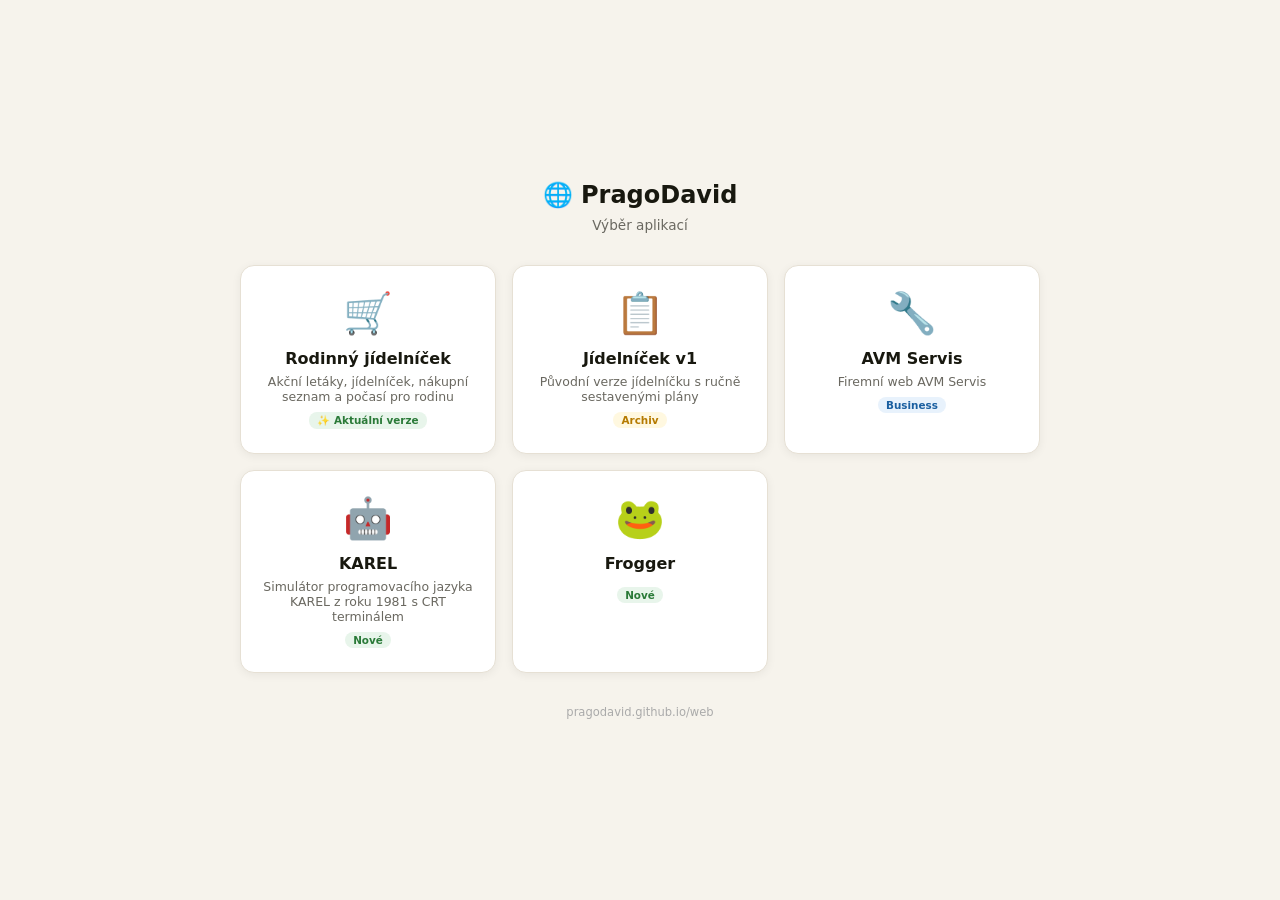
<file: index.html>
<!DOCTYPE html>
<html lang="cs">
<head>
<meta charset="UTF-8">
<meta name="viewport" content="width=device-width, initial-scale=1.0">
<title>PragoDavid – weby</title>
<style>
*{box-sizing:border-box;margin:0;padding:0}
body{font-family:system-ui,-apple-system,sans-serif;background:#f6f3ec;color:#18180f;min-height:100vh;display:flex;flex-direction:column;align-items:center;justify-content:center;padding:2rem 1rem}
h1{font-size:1.5rem;font-weight:700;margin-bottom:.5rem;text-align:center}
p{font-size:.85rem;color:#6a6860;margin-bottom:2rem;text-align:center}
.grid{display:grid;grid-template-columns:repeat(auto-fit,minmax(220px,1fr));gap:1rem;width:100%;max-width:800px}
.card{background:#fff;border:1px solid #e6e0d4;border-radius:14px;padding:1.5rem 1.25rem;text-align:center;text-decoration:none;color:#18180f;transition:all .2s;box-shadow:0 2px 10px rgba(0,0,0,.06)}
.card:hover{transform:translateY(-3px);box-shadow:0 6px 20px rgba(0,0,0,.1)}
.card .icon{font-size:2.5rem;margin-bottom:.75rem}
.card h2{font-size:1rem;font-weight:600;margin-bottom:.35rem}
.card p{font-size:.78rem;color:#6a6860;margin:0}
.tag{display:inline-block;font-size:.65rem;font-weight:700;padding:2px 8px;border-radius:8px;margin-top:.5rem}
.tag-new{background:#e8f5eb;color:#2a7a38}
.tag-old{background:#fff8e0;color:#b57a00}
.tag-biz{background:#e8f2fc;color:#1a5fa0}
footer{margin-top:2rem;font-size:.72rem;color:#aaa}
</style>
</head>
<body>
<h1>🌐 PragoDavid</h1>
<p>Výběr aplikací</p>

<div class="grid">
  <a class="card" href="jidelnicekv2/">
    <div class="icon">🛒</div>
    <h2>Rodinný jídelníček</h2>
    <p>Akční letáky, jídelníček, nákupní seznam a počasí pro rodinu</p>
    <span class="tag tag-new">✨ Aktuální verze</span>
  </a>

  <a class="card" href="jidelnicekv1/">
    <div class="icon">📋</div>
    <h2>Jídelníček v1</h2>
    <p>Původní verze jídelníčku s ručně sestavenými plány</p>
    <span class="tag tag-old">Archiv</span>
  </a>

  <a class="card" href="avmservis/">
    <div class="icon">🔧</div>
    <h2>AVM Servis</h2>
    <p>Firemní web AVM Servis</p>
    <span class="tag tag-biz">Business</span>
  </a>
  <a class="card" href="KAREL/">
    <div class="icon">🤖</div>
    <h2>KAREL</h2>
    <p>Simulátor programovacího jazyka KAREL z roku 1981 s CRT terminálem</p>
    <span class="tag tag-new">Nové</span>
  </a>
  <a class="card" href="frogger/">
    <div class="icon">🐸</div>
    <h2>Frogger</h2>
    <span class="tag tag-new">Nové</span>
  </a>
</div>

<footer>pragodavid.github.io/web</footer>
</body>
</html>
</file>
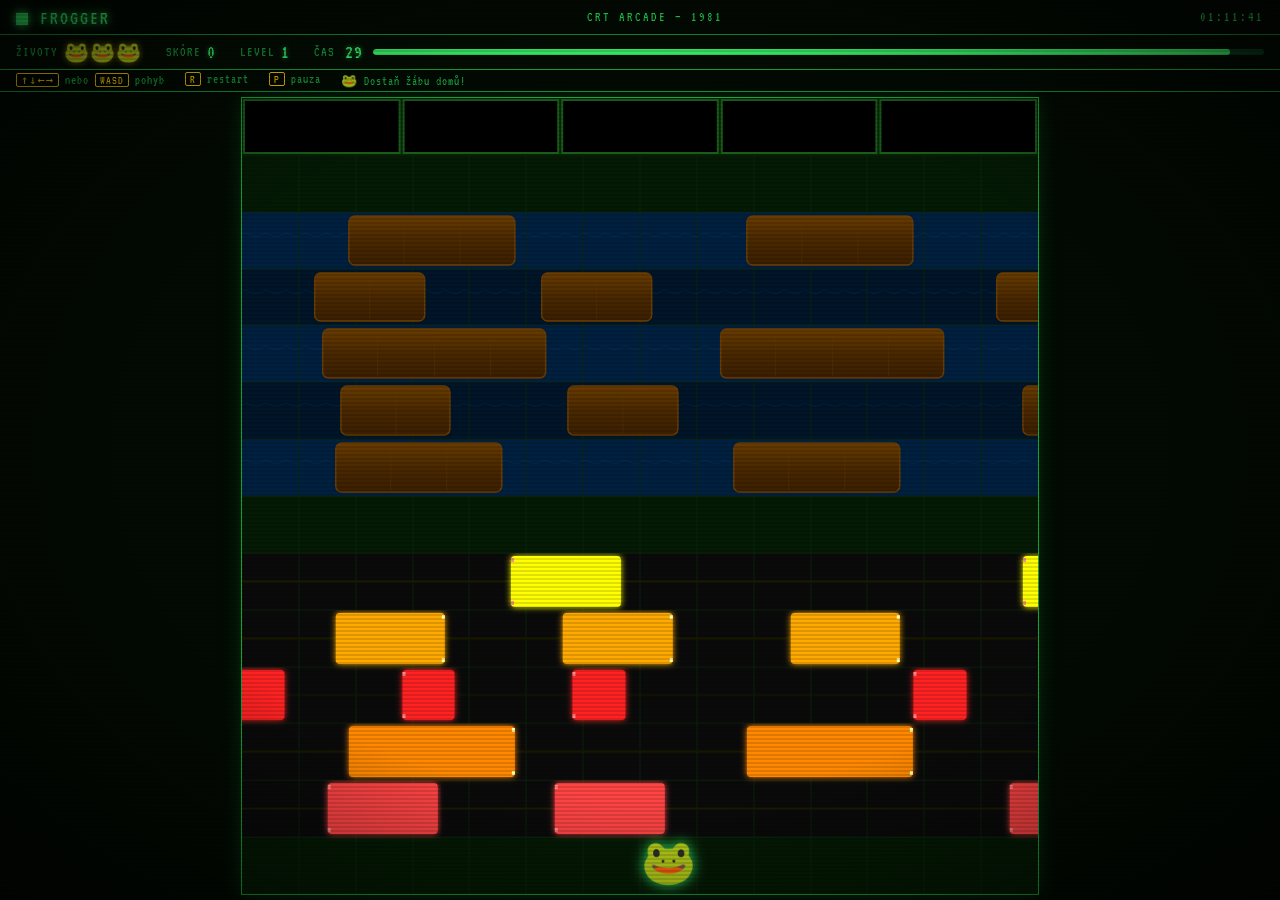
<file: frogger/index.html>
<!DOCTYPE html>
<html lang="cs">
<head>
  <meta charset="UTF-8" />
  <meta name="viewport" content="width=device-width, initial-scale=1.0" />
  <title>FROGGER – CRT Arcade</title>
  <link rel="stylesheet" href="style.css" />
</head>
<body>

<div id="crt-screen">

  <!-- Title bar -->
  <div id="title-bar">
    <span class="title-left">&#9632; FROGGER</span>
    <span>CRT ARCADE &mdash; 1981</span>
    <span id="clock"></span>
  </div>

  <!-- HUD -->
  <div id="hud">
    <div class="hud-item">
      <span class="hud-label">ŽIVOTY</span>
      <span id="hud-lives">🐸🐸🐸</span>
    </div>
    <div class="hud-item">
      <span class="hud-label">SKÓRE</span>
      <span class="hud-value" id="hud-score">0</span>
    </div>
    <div class="hud-item">
      <span class="hud-label">LEVEL</span>
      <span class="hud-value" id="hud-level">1</span>
    </div>
    <div class="hud-item" style="flex:1;gap:10px;">
      <span class="hud-label">ČAS</span>
      <span class="hud-value" id="hud-time">30</span>
      <div id="time-bar-wrap"><div id="time-bar"></div></div>
    </div>
  </div>

  <!-- Controls -->
  <div id="controls-bar">
    <span><span class="ctrl-key">↑↓←→</span> nebo <span class="ctrl-key">WASD</span> pohyb</span>
    <span><span class="ctrl-key">R</span> restart</span>
    <span><span class="ctrl-key">P</span> pauza</span>
    <span>🐸 Dostaň žábu domů!</span>
  </div>

  <!-- Game canvas -->
  <div id="main-area">
    <canvas id="game-canvas"></canvas>
  </div>

  <!-- Restart button -->
  <button id="restart-btn" onclick="Game.restart()">[ HRÁT ZNOVU ]</button>

</div>

<script src="levels.js"></script>
<script src="renderer.js"></script>
<script src="game.js"></script>

<script>
  // ── Clock ──
  function updateClock() {
    const now = new Date();
    const hh = String(now.getHours()).padStart(2,'0');
    const mm = String(now.getMinutes()).padStart(2,'0');
    const ss = String(now.getSeconds()).padStart(2,'0');
    document.getElementById('clock').textContent = `${hh}:${mm}:${ss}`;
  }
  setInterval(updateClock, 1000);
  updateClock();

  // ── HUD update ──
  const TIME_LIMIT = 30;

  function updateHUD(state) {
    // Lives
    const livesEl = document.getElementById('hud-lives');
    livesEl.textContent = '🐸'.repeat(Math.max(0, state.lives));

    // Score
    document.getElementById('hud-score').textContent = state.score;

    // Level
    document.getElementById('hud-level').textContent = state.level;

    // Time
    const t = Math.max(0, Math.ceil(state.timeLeft));
    const timeEl = document.getElementById('hud-time');
    timeEl.textContent = t;
    timeEl.classList.toggle('low', t <= 10);

    // Time bar
    const bar = document.getElementById('time-bar');
    const pct = Math.max(0, (state.timeLeft / TIME_LIMIT) * 100);
    bar.style.width = pct + '%';
    bar.classList.toggle('low', t <= 10);

    // Restart button
    const btn = document.getElementById('restart-btn');
    btn.classList.toggle('visible', state.phase === 'gameover');
  }

  // ── Keyboard ──
  let paused = false;

  document.addEventListener('keydown', e => {
    if (e.key === 'r' || e.key === 'R') { Game.restart(); return; }
    if (e.key === 'p' || e.key === 'P') { paused = !paused; return; }
    if (paused) return;

    const map = {
      'ArrowUp':    'up',
      'ArrowDown':  'down',
      'ArrowLeft':  'left',
      'ArrowRight': 'right',
      'w': 'up', 'W': 'up',
      's': 'down', 'S': 'down',
      'a': 'left', 'A': 'left',
      'd': 'right', 'D': 'right',
    };
    if (map[e.key]) {
      e.preventDefault();
      Game.move(map[e.key]);
    }
  });

  // ── Touch / Swipe pro mobil ──
  let touchStartX = 0, touchStartY = 0;
  document.addEventListener('touchstart', e => {
    touchStartX = e.touches[0].clientX;
    touchStartY = e.touches[0].clientY;
  }, { passive: true });

  document.addEventListener('touchend', e => {
    const dx = e.changedTouches[0].clientX - touchStartX;
    const dy = e.changedTouches[0].clientY - touchStartY;
    if (Math.abs(dx) < 10 && Math.abs(dy) < 10) return;
    if (Math.abs(dx) > Math.abs(dy)) {
      Game.move(dx > 0 ? 'right' : 'left');
    } else {
      Game.move(dy > 0 ? 'down' : 'up');
    }
  }, { passive: true });

  // ── Init ──
  Renderer.init('game-canvas');

  Game.init(
    (state, rows, homesFilled) => {
      if (!paused) Renderer.render(state, rows, homesFilled);
      updateHUD(state);
    },
    (score) => { /* game over handled via state.phase */ },
    null
  );

  // Resize
  window.addEventListener('resize', () => Renderer.resize());
</script>

</body>
</html>
</file>
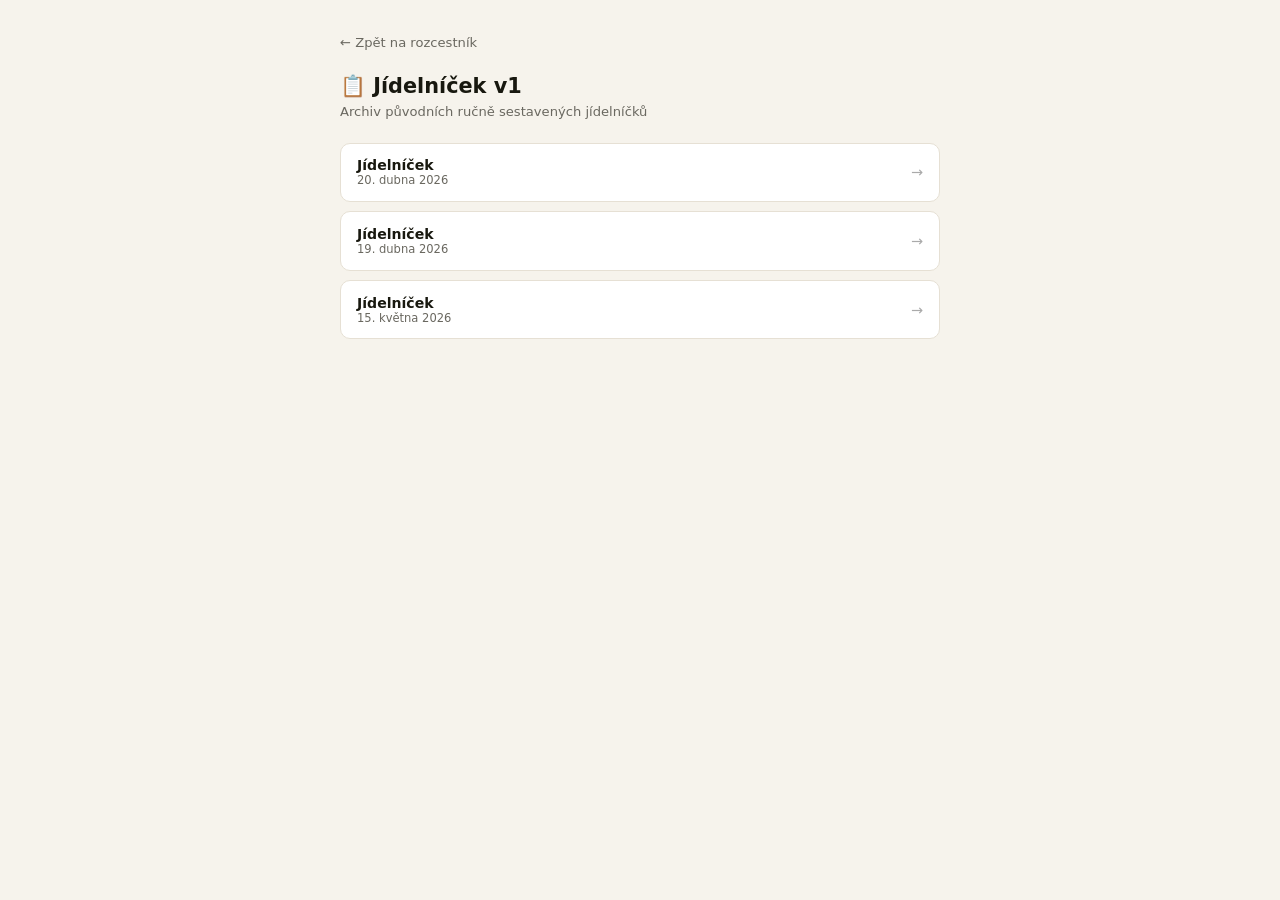
<file: jidelnicekv1/index.html>
<!DOCTYPE html>
<html lang="cs">
<head>
<meta charset="UTF-8">
<meta name="viewport" content="width=device-width, initial-scale=1.0">
<title>Jídelníček v1 – archiv</title>
<style>
*{box-sizing:border-box;margin:0;padding:0}
body{font-family:system-ui,-apple-system,sans-serif;background:#f6f3ec;color:#18180f;min-height:100vh;padding:2rem 1rem}
.wrap{max-width:600px;margin:0 auto}
.back{display:inline-flex;align-items:center;gap:.4rem;font-size:.82rem;color:#6a6860;text-decoration:none;margin-bottom:1.5rem}
.back:hover{color:#18180f}
h1{font-size:1.3rem;font-weight:700;margin-bottom:.35rem}
p{font-size:.82rem;color:#6a6860;margin-bottom:1.5rem}
.list{display:flex;flex-direction:column;gap:.6rem}
.item{background:#fff;border:1px solid #e6e0d4;border-radius:10px;padding:.85rem 1rem;text-decoration:none;color:#18180f;display:flex;align-items:center;justify-content:space-between;transition:all .15s}
.item:hover{background:#f0ece3}
.item-name{font-size:.88rem;font-weight:600}
.item-date{font-size:.72rem;color:#6a6860}
.arrow{color:#aaa;font-size:.9rem}
</style>
</head>
<body>
<div class="wrap">
  <a class="back" href="../">← Zpět na rozcestník</a>
  <h1>📋 Jídelníček v1</h1>
  <p>Archiv původních ručně sestavených jídelníčků</p>
  <div class="list">
    <a class="item" href="jidelnicek-20-04-26.html">
      <div>
        <div class="item-name">Jídelníček</div>
        <div class="item-date">20. dubna 2026</div>
      </div>
      <span class="arrow">→</span>
    </a>
    <a class="item" href="jidelnicek-19-04-26.html">
      <div>
        <div class="item-name">Jídelníček</div>
        <div class="item-date">19. dubna 2026</div>
      </div>
      <span class="arrow">→</span>
    </a>
    <a class="item" href="jidelnicek-15-05-26.html">
      <div>
        <div class="item-name">Jídelníček</div>
        <div class="item-date">15. května 2026</div>
      </div>
      <span class="arrow">→</span>
    </a>
  </div>
</div>
</body>
</html>
</file>
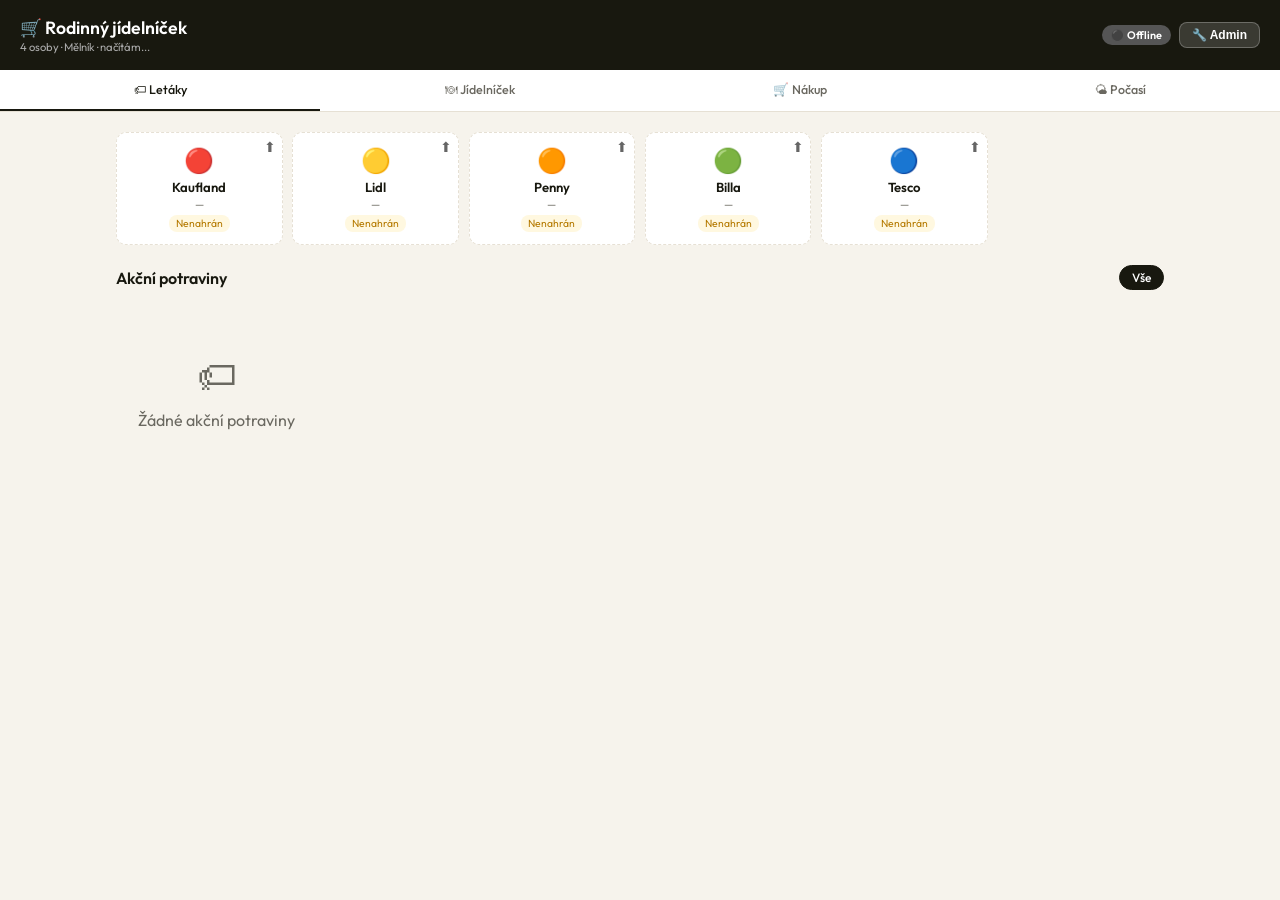
<file: jidelnicekv2/index.html>
<!DOCTYPE html>
<html lang="cs">
<head>
<meta charset="UTF-8">
<meta name="viewport" content="width=device-width, initial-scale=1.0">
<title>Rodinný jídelníček</title>
<link rel="preconnect" href="https://fonts.googleapis.com">
<link href="https://fonts.googleapis.com/css2?family=Outfit:wght@300;400;500;600;700&display=swap" rel="stylesheet">
<style>
:root {
  --bg:#f6f3ec;--card:#fff;--border:#e6e0d4;--text:#18180f;--muted:#6a6860;
  --green:#2a7a38;--green-bg:#e8f5eb;--amber:#b57a00;--amber-bg:#fff8e0;
  --blue:#1a5fa0;--blue-bg:#e8f2fc;--red:#c0392b;--red-bg:#fff0f0;
  --shadow:0 2px 10px rgba(0,0,0,.06);
}
*{box-sizing:border-box;margin:0;padding:0}
body{font-family:'Outfit',sans-serif;background:var(--bg);color:var(--text);min-height:100vh}

/* HEADER */
header{background:var(--text);color:#fff;padding:1rem 1.25rem;display:flex;align-items:center;justify-content:space-between;flex-wrap:wrap;gap:.5rem}
.logo h1{font-size:1.1rem;font-weight:600}
.logo p{font-size:.7rem;color:#aaa;margin-top:1px}
#server-badge{font-size:.68rem;padding:3px 9px;border-radius:10px;font-weight:600}
.badge-local{background:#2a7a38;color:#fff}
.badge-offline{background:#555;color:#fff}

/* ADMIN BANNER */
#admin-banner{display:none;background:var(--amber-bg);border-bottom:1px solid #f5d87a;padding:.6rem 1.25rem;font-size:.8rem;color:var(--amber);display:flex;align-items:center;gap:.5rem;flex-wrap:wrap}
#admin-banner button{background:var(--amber);color:#fff;border:none;border-radius:6px;padding:4px 12px;font-size:.75rem;font-weight:600;cursor:pointer}

/* NAV */
nav{background:var(--card);border-bottom:1px solid var(--border);display:flex;overflow-x:auto;scrollbar-width:none}
nav::-webkit-scrollbar{display:none}
.tab{flex:1;min-width:72px;background:none;border:none;border-bottom:2px solid transparent;padding:.75rem .5rem;font-family:'Outfit',sans-serif;font-size:.78rem;font-weight:500;color:var(--muted);cursor:pointer;white-space:nowrap;text-align:center;transition:all .2s}
.tab.active{color:var(--text);border-bottom-color:var(--text)}

.main{max-width:1080px;margin:0 auto;padding:1.25rem 1rem 5rem}
.section{display:none}.section.active{display:block}

/* LETÁKY HEADER */
.letak-grid{display:grid;grid-template-columns:repeat(auto-fill,minmax(160px,1fr));gap:.6rem;margin-bottom:1.25rem}
.letak-card{background:var(--card);border:1.5px solid var(--border);border-radius:10px;padding:.75rem;text-align:center;position:relative}
.letak-card.valid{border-color:transparent;box-shadow:var(--shadow)}
.letak-card.expired{opacity:.5}
.letak-card.missing{border-style:dashed}
.letak-emoji{font-size:1.5rem;margin-bottom:4px}
.letak-name{font-size:.82rem;font-weight:600}
.letak-dates{font-size:.68rem;color:var(--muted);margin-top:2px}
.letak-count{font-size:.7rem;font-weight:600;margin-top:4px}
.letak-status{font-size:.65rem;padding:2px 7px;border-radius:8px;margin-top:4px;display:inline-block}
.s-valid{background:var(--green-bg);color:var(--green)}
.s-expired{background:var(--red-bg);color:var(--red)}
.s-missing{background:var(--amber-bg);color:var(--amber)}
.admin-btn{position:absolute;top:6px;right:6px;background:none;border:none;font-size:.9rem;cursor:pointer;opacity:.6}
.admin-btn:hover{opacity:1}

/* CARDS */
.card{background:var(--card);border:1px solid var(--border);border-radius:12px;padding:1rem;margin-bottom:1rem;box-shadow:var(--shadow)}
.card-title{font-size:.7rem;font-weight:700;text-transform:uppercase;letter-spacing:.6px;color:var(--muted);margin-bottom:.75rem}

.page-header{display:flex;align-items:flex-start;justify-content:space-between;margin-bottom:1.25rem;flex-wrap:wrap;gap:.75rem}
.page-title{font-size:1.2rem;font-weight:600}
.page-sub{font-size:.75rem;color:var(--muted);margin-top:2px}

/* JÍDELNÍČEK */
.days-grid{display:grid;grid-template-columns:repeat(auto-fit,minmax(290px,1fr));gap:.75rem}
.day-card{background:var(--card);border:1px solid var(--border);border-radius:12px;overflow:hidden;box-shadow:var(--shadow)}
.day-head{padding:.65rem 1rem;display:flex;align-items:center;justify-content:space-between;border-bottom:1px solid var(--border)}
.day-name{font-size:.9rem;font-weight:600}
.day-date{font-size:.7rem;color:var(--muted)}
.weekend-tag{font-size:.62rem;font-weight:700;background:var(--blue-bg);color:var(--blue);padding:1px 7px;border-radius:8px}
.meals{padding:.4rem}
.meal{padding:.55rem .5rem;border-bottom:1px solid var(--border)}
.meal:last-child{border:none}
.meal-type{font-size:.6rem;font-weight:700;text-transform:uppercase;letter-spacing:.5px;margin-bottom:1px}
.t-s{color:#e08c00}.t-o{color:var(--green)}.t-v{color:var(--blue)}
.meal-name{font-size:.85rem;font-weight:600;margin-bottom:1px;cursor:pointer;border-bottom:1px dashed var(--border)}
.meal-name:hover{color:var(--green)}
.meal-meta{font-size:.68rem;color:var(--muted)}
.akce-tags{display:flex;flex-wrap:wrap;gap:2px;margin-top:3px}
.akce-tag{font-size:.6rem;font-weight:600;background:var(--green-bg);color:var(--green);padding:1px 6px;border-radius:7px}

/* LETÁKY PRODUKTY */
.filters{display:flex;flex-wrap:wrap;gap:.4rem;margin-bottom:1rem}
.chip{padding:4px 12px;border-radius:16px;font-size:.75rem;font-weight:500;border:1.5px solid var(--border);background:var(--card);cursor:pointer;user-select:none;transition:all .15s}
.chip.active{background:var(--text);color:#fff;border-color:var(--text)}

.products-grid{display:grid;grid-template-columns:repeat(auto-fill,minmax(200px,1fr));gap:.65rem}
.product-card{background:var(--card);border:1px solid var(--border);border-radius:10px;padding:.75rem;box-shadow:var(--shadow)}
.product-store{font-size:.62rem;font-weight:700;padding:2px 7px;border-radius:7px;display:inline-block;margin-bottom:4px}
.product-name{font-size:.88rem;font-weight:600;margin-bottom:2px}
.product-unit{font-size:.72rem;color:var(--muted)}
.product-price{display:flex;align-items:baseline;gap:.3rem;margin-top:5px}
.price-now{font-size:1.15rem;font-weight:700}
.price-old{font-size:.78rem;color:var(--muted);text-decoration:line-through}
.price-save{font-size:.65rem;font-weight:600;background:var(--green-bg);color:var(--green);padding:1px 5px;border-radius:6px}
.valid-note{font-size:.65rem;color:var(--muted);margin-top:3px}

/* NÁKUPNÍ SEZNAM */
.shop-group-hdr{font-size:.75rem;font-weight:700;padding:.4rem .75rem;border-radius:6px;margin:.75rem 0 .4rem;display:flex;justify-content:space-between}
.shop-item{display:flex;align-items:center;gap:.6rem;padding:.45rem .25rem;border-bottom:1px solid var(--border);font-size:.83rem}
.shop-item:last-child{border:none}
.shop-item input[type=checkbox]{width:16px;height:16px;accent-color:var(--green);flex-shrink:0;cursor:pointer}
.shop-item label{flex:1;cursor:pointer}
.shop-item label.done{text-decoration:line-through;color:var(--muted)}
.shop-save{font-size:.65rem;color:var(--green)}
.shop-price{font-size:.78rem;font-weight:600;white-space:nowrap}
.total-bar{background:var(--text);color:#fff;padding:.85rem 1.25rem;border-radius:10px;display:flex;justify-content:space-between;align-items:center;margin-top:1rem}
.total-bar strong{font-size:1.2rem}
.dl-row{display:flex;gap:.5rem;flex-wrap:wrap;margin-top:.75rem}

/* ADMIN MODAL */
.modal-overlay{position:fixed;inset:0;background:rgba(0,0,0,.5);z-index:200;display:flex;align-items:flex-end;justify-content:center}
.modal-box{background:var(--card);border-radius:16px 16px 0 0;width:100%;max-width:560px;max-height:90vh;overflow-y:auto;padding:1.25rem}
.modal-handle{width:40px;height:4px;background:var(--border);border-radius:2px;margin:0 auto 1rem}
.modal-title{font-size:1rem;font-weight:600;margin-bottom:1rem}
.modal-close{float:right;background:none;border:none;font-size:1.2rem;cursor:pointer;color:var(--muted)}

.store-grid{display:grid;grid-template-columns:repeat(3,1fr);gap:.5rem;margin-bottom:1rem}
.store-sel{border:2px solid var(--border);border-radius:10px;padding:.75rem .5rem;text-align:center;cursor:pointer;font-size:.78rem;font-weight:600;background:var(--card);transition:all .15s}
.store-sel .icon{font-size:1.3rem;display:block;margin-bottom:3px}
.store-sel:hover{border-color:#bbb}
.store-sel.sel-k{border-color:#e63312;background:#fff5f5;color:#e63312}
.store-sel.sel-l{border-color:#c8a800;background:#fffbe0;color:#c8a800}
.store-sel.sel-p{border-color:#e30613;background:#fff5f5;color:#e30613}
.store-sel.sel-b{border-color:#e4002b;background:#fff5f5;color:#e4002b}
.store-sel.sel-t{border-color:#1a5fa0;background:var(--blue-bg);color:var(--blue)}

.drop-zone{border:2px dashed var(--border);border-radius:10px;padding:1.75rem 1rem;text-align:center;cursor:pointer;transition:all .2s;margin-bottom:.75rem}
.drop-zone.hover{border-color:var(--green);background:var(--green-bg)}
.drop-zone .dz-icon{font-size:2rem;margin-bottom:.4rem}
.drop-zone p{font-size:.82rem;color:var(--muted)}
.drop-zone input{display:none}
.file-chip{background:var(--blue-bg);color:var(--blue);border-radius:8px;padding:.5rem .75rem;font-size:.78rem;margin-bottom:.75rem;display:none}

.btn{width:100%;padding:.8rem;border-radius:10px;font-size:.88rem;font-weight:600;border:none;cursor:pointer;transition:opacity .15s;font-family:'Outfit',sans-serif}
.btn:disabled{opacity:.45;cursor:not-allowed}
.btn-primary{background:var(--text);color:#fff}
.btn-green{background:var(--green);color:#fff}
.btn-sm{width:auto;padding:.45rem 1rem;font-size:.78rem;border-radius:8px}

.progress{height:6px;background:var(--border);border-radius:3px;overflow:hidden;margin:.65rem 0;display:none}
.progress .bar{height:100%;background:var(--green);border-radius:3px;transition:width .4s}
.msg{padding:.65rem .75rem;border-radius:8px;font-size:.8rem;margin-top:.65rem;display:none}
.msg.ok{background:var(--green-bg);color:var(--green)}
.msg.err{background:var(--red-bg);color:var(--red)}
.msg.loading{background:var(--blue-bg);color:var(--blue)}
.log-box{background:#1a1a14;color:#7de89a;border-radius:8px;padding:.65rem;font-family:monospace;font-size:.68rem;max-height:180px;overflow-y:auto;white-space:pre-wrap;margin-top:.65rem;display:none}

/* RECEPT MODAL */
.recipe-overlay{position:fixed;inset:0;background:rgba(0,0,0,.5);z-index:200;display:flex;align-items:center;justify-content:center;padding:1rem}
.recipe-box{background:var(--card);border-radius:14px;max-width:520px;width:100%;max-height:88vh;overflow-y:auto;padding:1.25rem}
.r-close{float:right;background:none;border:none;font-size:1.2rem;cursor:pointer;color:var(--muted)}
.r-title{font-size:1rem;font-weight:600;margin-bottom:.25rem}
.r-meta{font-size:.72rem;color:var(--muted);margin-bottom:.85rem}
.r-section{font-size:.65rem;font-weight:700;text-transform:uppercase;letter-spacing:.6px;color:var(--muted);margin:.7rem 0 .3rem}
.r-ing{display:flex;justify-content:space-between;font-size:.82rem;padding:4px 0;border-bottom:1px solid var(--border)}
.r-ing:last-child{border:none}
.r-ing .akce-tag{margin-left:4px}
.r-text{font-size:.83rem;line-height:1.6}

/* REFRESH BANNER */
#refresh-banner{display:none;position:fixed;bottom:1rem;left:50%;transform:translateX(-50%);background:var(--text);color:#fff;padding:.65rem 1.25rem;border-radius:20px;font-size:.8rem;z-index:300;display:none;align-items:center;gap:.5rem;box-shadow:0 4px 20px rgba(0,0,0,.3)}
.spinner{width:14px;height:14px;border:2px solid rgba(255,255,255,.3);border-top-color:#fff;border-radius:50%;animation:spin .8s linear infinite}
@keyframes spin{to{transform:rotate(360deg)}}

.empty{text-align:center;padding:3rem 1rem;color:var(--muted)}
.empty .ei{font-size:2.5rem;margin-bottom:.6rem}

@media(max-width:600px){
  .products-grid{grid-template-columns:repeat(2,1fr)}
  .days-grid{grid-template-columns:1fr}
  .letak-grid{grid-template-columns:repeat(3,1fr)}
}
</style>
</head>
<body>

<header>
  <div class="logo">
    <h1>🛒 Rodinný jídelníček</h1>
    <p>4 osoby · Mělník · <span id="last-update">načítám...</span></p>
  </div>
  <div style="display:flex;align-items:center;gap:.5rem">
    <span id="server-badge" class="badge-offline"></span>
    <button onclick="openAdmin()" style="background:rgba(255,255,255,.15);color:#fff;border:1px solid rgba(255,255,255,.25);border-radius:8px;padding:5px 12px;font-size:.75rem;font-weight:600;cursor:pointer">🔧 Admin</button>
  </div>
</header>



<nav>
  <button class="tab active" onclick="showTab('letaky',this)">🏷 Letáky</button>
  <button class="tab" onclick="showTab('jidelnicek',this)">🍽 Jídelníček</button>
  <button class="tab" onclick="showTab('nakup',this)">🛒 Nákup</button>
  <button class="tab" onclick="showTab('pocasi',this)">🌤 Počasí</button>
</nav>

<div class="main">

  <!-- LETÁKY -->
  <div id="sec-letaky" class="section active">
    <div id="letak-overview" class="letak-grid"></div>

    <div style="display:flex;align-items:center;justify-content:space-between;margin-bottom:.75rem;flex-wrap:wrap;gap:.5rem">
      <div class="page-title" style="font-size:1rem">Akční potraviny</div>
      <div class="filters" id="cat-filter" style="margin:0"></div>
    </div>
    <div id="products-grid" class="products-grid">
      <div class="empty"><div class="ei">🏷</div><p>Žádné akční potraviny</p></div>
    </div>
  </div>

  <!-- JÍDELNÍČEK -->
  <div id="sec-jidelnicek" class="section">
    <div class="page-header">
      <div>
        <div class="page-title">Týdenní jídelníček</div>
        <div class="page-sub" id="week-range">—</div>
        <div style="font-size:.68rem;color:var(--muted);margin-top:2px" id="jid-generated"></div>
      </div>
      <button onclick="downloadJidelnicek()" class="btn btn-sm btn-primary">↓ Stáhnout</button>
    </div>
    <div id="days-grid" class="days-grid">
      <div class="empty"><div class="ei">🍽</div><p>Jídelníček zatím není vygenerován</p></div>
    </div>
  </div>

  <!-- NÁKUPNÍ SEZNAM -->
  <div id="sec-nakup" class="section">
    <div class="page-header">
      <div>
        <div class="page-title">Nákupní seznam</div>
        <div class="page-sub">Odškrtávej nakoupené položky</div>
      </div>
    </div>
    <div id="nakup-list">
      <div class="empty"><div class="ei">🛒</div><p>Nákupní seznam zatím není</p></div>
    </div>
    <div id="total-bar" class="total-bar" style="display:none">
      <div>
        <div style="font-size:.7rem;color:#aaa">Odhadovaná cena</div>
        <strong id="total-price">0 Kč</strong>
      </div>
      <div style="text-align:right">
        <div style="font-size:.7rem;color:#aaa">Úspora z akcí</div>
        <div style="font-size:1rem;font-weight:600;color:#7de89a" id="total-savings">0 Kč</div>
      </div>
    </div>
    <div class="dl-row">
      <button class="btn btn-primary btn-sm" onclick="downloadNakupTxt()">↓ TXT</button>
      <button class="btn btn-green btn-sm" onclick="downloadNakupCsv()">↓ CSV</button>
      <button class="btn btn-sm" style="border:1.5px solid var(--border);background:var(--card)" onclick="uncheckAll()">Odškrtnout vše</button>
    </div>
  </div>

  <!-- POČASÍ -->
  <div id="sec-pocasi" class="section">
    <div class="page-header">
      <div class="page-title">Předpověď počasí</div>
    </div>
    <div id="weather-cards"></div>
  </div>

</div>

<!-- REFRESH BANNER -->
<div id="refresh-banner" style="display:none">
  <div class="spinner"></div>
  <span id="refresh-msg">Zpracovávám leták...</span>
</div>

<!-- RECEPT MODAL -->
<div id="recipe-overlay" style="display:none" onclick="if(event.target===this)closeRecipe()">
  <div class="recipe-overlay">
    <div class="recipe-box" id="recipe-box"></div>
  </div>
</div>

<!-- ADMIN MODAL -->
<div id="admin-overlay" style="display:none" onclick="if(event.target===this)closeAdmin()">
  <div class="modal-overlay">
    <div class="modal-box">
      <div class="modal-handle"></div>
      <button class="modal-close" onclick="closeAdmin()">✕</button>
      <div class="modal-title">🔧 Správa letáků</div>

      <div class="card" style="margin-bottom:.75rem">
        <div class="card-title">1. Vyber obchod</div>
        <div class="store-grid">
          <div class="store-sel" id="sel-kaufland" onclick="selectStore('kaufland',this)">
            <span class="icon">🔴</span>Kaufland
          </div>
          <div class="store-sel" id="sel-lidl" onclick="selectStore('lidl',this)">
            <span class="icon">🟡</span>Lidl
          </div>
          <div class="store-sel" id="sel-penny" onclick="selectStore('penny',this)">
            <span class="icon">🟠</span>Penny
          </div>
          <div class="store-sel" id="sel-billa" onclick="selectStore('billa',this)">
            <span class="icon">🟢</span>Billa
          </div>
          <div class="store-sel" id="sel-tesco" onclick="selectStore('tesco',this)">
            <span class="icon">🔵</span>Tesco
          </div>
        </div>
      </div>

      <div class="card" style="margin-bottom:.75rem">
        <div class="card-title">2. Nahraj PDF leták</div>
        <div class="drop-zone" id="drop-zone" onclick="document.getElementById('pdf-inp').click()">
          <div class="dz-icon">📎</div>
          <strong>Klepni pro výběr PDF</strong>
          <p>nebo přetáhni sem</p>
          <input type="file" id="pdf-inp" accept=".pdf,application/pdf" onchange="onFileSelected(this)">
        </div>
        <div class="file-chip" id="file-chip"></div>
        <div class="progress" id="upload-progress"><div class="bar" id="upload-bar" style="width:0%"></div></div>
        <button class="btn btn-green" id="upload-btn" onclick="doUpload()" disabled>↑ Nahrát a zpracovat</button>
        <div class="msg" id="upload-msg"></div>
        <div class="log-box" id="upload-log"></div>
      </div>

      <div class="card">
        <div class="card-title">AI generování návrhů</div>
        <label style="font-size:.72rem;color:var(--muted);display:block;margin-bottom:3px">Jakou kuchařku preferuješ (web, název kuchařky)</label>
        <textarea id="plan-sobota" placeholder="např. https://www.recepty.cz, Zdeněk Pohlreich, Kuchyně Lidlu..." style="width:100%;border:1px solid var(--border);border-radius:8px;padding:.65rem;font-size:.82rem;font-family:inherit;resize:vertical;min-height:60px;margin-bottom:.75rem"></textarea>
        <label style="font-size:.72rem;color:var(--muted);display:block;margin-bottom:3px">Specifikuj jaká jídla by tě tento týden zajímala</label>
        <textarea id="plan-nedele" placeholder="např. něco s kuřecím, lehké letní obědy, bez ryb tento týden..." style="width:100%;border:1px solid var(--border);border-radius:8px;padding:.65rem;font-size:.82rem;font-family:inherit;resize:vertical;min-height:60px;margin-bottom:.75rem"></textarea>
        <label style="font-size:.72rem;color:var(--muted);display:block;margin-bottom:3px">Jak náročná má být příprava, případně jaké dny máš více času</label>
        <textarea id="plan-pref" placeholder="např. ve středu mám čas na složitější jídlo, jinak max 20 min..." style="width:100%;border:1px solid var(--border);border-radius:8px;padding:.65rem;font-size:.82rem;font-family:inherit;resize:vertical;min-height:50px;margin-bottom:.75rem"></textarea>
        <div style="display:grid;grid-template-columns:1fr 1fr;gap:.5rem">
          <button class="btn btn-sm btn-primary" onclick="savePlans()">Uložit plány</button>
          <button class="btn btn-sm btn-green" onclick="runGenerate()">▶ Generovat</button>
        </div>
        <div class="msg" id="plans-msg"></div>
        <div class="log-box" id="generate-log"></div>
      </div>

    </div>
  </div>
</div>

<script>
// ── Konfigurace ───────────────────────────────────────────────────────────────
const API_URL = 'https://pragodavid.org';
const DATA_BASE     = 'https://pragodavid.org/jidelnicekv2/data/';

const STORES = {
  kaufland: {label:'Kaufland', emoji:'🔴', color:'#e63312', bg:'#fff5f5'},
  lidl:     {label:'Lidl',     emoji:'🟡', color:'#c8a800', bg:'#fffbe0'},
  penny:    {label:'Penny',    emoji:'🟠', color:'#e30613', bg:'#fff5f5'},
  billa:    {label:'Billa',    emoji:'🟢', color:'#2a7a38', bg:'#e8f5eb'},
  tesco:    {label:'Tesco',    emoji:'🔵', color:'#1a5fa0', bg:'#e8f2fc'},
};

const CAT_LABELS = {
  vse:'Vše',maso:'Maso',ryby:'Ryby',mlecne:'Mléčné',vejce:'Vejce',
  ovoce:'Ovoce',zelenina:'Zelenina',pecivo:'Pečivo',trvanlive:'Trvanlivé',napoje:'Nápoje'
};

// ── Stav ──────────────────────────────────────────────────────────────────────
let serverUrl   = null;
let state       = { products:[], jidelnicek:null, nakup:null, meta:{}, weather:null };
let checked     = {};
let activeCat   = 'vse';
let activeStore = null;
let selectedFile = null;
let selectedStore = null;
let refreshInterval = null;
let refreshDataTs = null;

// ── Inicializace ──────────────────────────────────────────────────────────────
async function init() {
  await detectServer();
  await loadAllData();
}

async function detectServer() {
  const badge = document.getElementById('server-badge');
  serverUrl = API_URL;
  try {
    const r = await fetch(API_URL + '/api/ping', {signal: AbortSignal.timeout(3000)});
    if(r.ok) {
      badge.textContent = '🟢 Online';
      badge.className = 'badge-local';
      return;
    }
  } catch(e) {}
  badge.textContent = '⚫ Offline';
  badge.className = 'badge-offline';
  serverUrl = null;
}

// ── Načítání dat ──────────────────────────────────────────────────────────────
async function fetchJSON(file) {
  const r = await fetch(DATA_BASE + file + '?_=' + Date.now());
  if(!r.ok) throw new Error(`${file}: ${r.status}`);
  return r.json();
}

async function loadAllData() {
  const today = new Date().toISOString().split('T')[0];

  const results = await Promise.allSettled([
    fetchJSON('letaky_meta.json'),
    fetchJSON('jidelnicek.json'),
    fetchJSON('nakup.json'),
    fetchJSON('weather.json'),
    fetchJSON('kaufland.json'),
    fetchJSON('lidl_main.json'),
    fetchJSON('penny.json'),
    fetchJSON('billa.json'),
    fetchJSON('tesco.json'),
  ]);

  if(results[0].status==='fulfilled') state.meta = results[0].value || {};
  if(results[1].status==='fulfilled') state.jidelnicek = results[1].value;
  if(results[2].status==='fulfilled') state.nakup = results[2].value;
  if(results[3].status==='fulfilled') state.weather = results[3].value;

  // Sloučení platných produktů
  state.products = [];
  const storeFiles = [results[4],results[5],results[6],results[7],results[8]];
  const storeKeys  = ['kaufland','lidl','penny','billa','tesco'];
  storeFiles.forEach((r,i) => {
    if(r.status!=='fulfilled') return;
    const data = r.value;
    // Ověř platnost
    if(data.valid_to && data.valid_to < today) return;
    (data.products||[]).forEach(p => state.products.push(p));
  });

  // Aktualizuj meta z načtených dat pokud meta.json chybí
  storeFiles.forEach((r,i) => {
    if(r.status!=='fulfilled') return;
    const data = r.value;
    const key = storeKeys[i];
    if(!state.meta[key] && data.valid_to) {
      state.meta[key] = {
        valid_from: data.valid_from,
        valid_to: data.valid_to,
        products_count: (data.products||[]).length,
        fetched_at: data.fetched_at,
      };
    }
  });

  // Poslední aktualizace
  const ts = state.jidelnicek?.generated_at || state.nakup?.generated_at;
  if(ts) document.getElementById('last-update').textContent =
    'aktualizováno ' + fmt(ts.split('T')[0]);

  renderLetak();
  renderJidelnicek();
  renderNakup();
  renderPocasi();
}

// ── TAB ───────────────────────────────────────────────────────────────────────
function showTab(name, btn) {
  document.querySelectorAll('.section').forEach(s=>s.classList.remove('active'));
  document.querySelectorAll('.tab').forEach(b=>b.classList.remove('active'));
  document.getElementById('sec-'+name).classList.add('active');
  btn.classList.add('active');
}

// ── LETÁKY OVERVIEW ───────────────────────────────────────────────────────────
function renderLetak() {
  const today = new Date().toISOString().split('T')[0];
  const overview = document.getElementById('letak-overview');

  overview.innerHTML = Object.entries(STORES).map(([key, s]) => {
    const m = state.meta[key];
    let statusClass, statusText, datesText, countText;

    if(!m || !m.valid_to) {
      statusClass = 's-missing'; statusText = 'Nenahrán';
      datesText = '—'; countText = '';
    } else if(m.valid_to < today) {
      statusClass = 's-expired'; statusText = 'Vypršel';
      datesText = `${fmt(m.valid_from)} – ${fmt(m.valid_to)}`;
      countText = '';
    } else {
      statusClass = 's-valid'; statusText = 'Platný';
      datesText = `${fmt(m.valid_from)} – ${fmt(m.valid_to)}`;
      countText = `<div class="letak-count" style="color:var(--green)">${m.products_count} produktů</div>`;
    }

    return `<div class="letak-card ${m && m.valid_to >= today ? 'valid' : m ? 'expired' : 'missing'}">
      <button class="admin-btn" onclick="openAdmin('${key}')" title="Nahrát leták">⬆</button>
      <div class="letak-emoji">${s.emoji}</div>
      <div class="letak-name">${s.label}</div>
      <div class="letak-dates">${datesText}</div>
      ${countText}
      <div class="letak-status ${statusClass}">${statusText}</div>
    </div>`;
  }).join('');

  renderProducts();
}

function renderProducts(cat) {
  cat = cat || activeCat;
  activeCat = cat;
  const today = new Date().toISOString().split('T')[0];

  // Filtruj platné produkty
  let products = state.products.filter(p => !p.valid_to || p.valid_to >= today);
  if(cat !== 'vse') products = products.filter(p => p.category === cat);

  // Kategorie filter chips
  const cats = ['vse', ...new Set(state.products.map(p=>p.category).filter(Boolean))];
  document.getElementById('cat-filter').innerHTML = cats.map(c =>
    `<div class="chip ${c===cat?'active':''}" onclick="renderProducts('${c}')">${CAT_LABELS[c]||c}</div>`
  ).join('');

  if(!products.length) {
    document.getElementById('products-grid').innerHTML =
      '<div class="empty"><div class="ei">🏷</div><p>Žádné akční potraviny</p></div>';
    return;
  }

  const sorted = [...products].sort((a,b)=>(b.discount_pct||0)-(a.discount_pct||0));
  document.getElementById('products-grid').innerHTML = sorted.map(p => {
    const s = Object.values(STORES).find(x=>x.label===p.store) || {color:'#999',bg:'#f5f5f5'};
    return `<div class="product-card">
      <span class="product-store" style="background:${s.bg};color:${s.color}">${p.store}</span>
      <div class="product-name">${p.name}</div>
      <div class="product-unit">${p.unit||''}</div>
      <div class="product-price">
        <span class="price-now">${p.price?.toFixed(2)} Kč</span>
        ${p.price_old?`<span class="price-old">${p.price_old.toFixed(2)} Kč</span>`:''}
        ${p.discount_pct?`<span class="price-save">-${p.discount_pct}%</span>`:''}
      </div>
      <div class="valid-note">do ${fmt(p.valid_to)}</div>
    </div>`;
  }).join('');
}

// ── JÍDELNÍČEK ────────────────────────────────────────────────────────────────
function wmoIcon(code) {
  if(code === 0) return '☀️';
  if(code <= 2) return '🌤️';
  if(code <= 3) return '☁️';
  if(code <= 48) return '🌫️';
  if(code <= 55) return '🌦️';
  if(code <= 65) return '🌧️';
  if(code <= 67) return '🌨️';
  if(code <= 77) return '❄️';
  if(code <= 82) return '🌦️';
  if(code <= 86) return '🌨️';
  if(code <= 99) return '⛈️';
  return '🌡️';
}

function getWeatherForDate(dateStr) {
  if(!state.weather?.days) return null;
  return state.weather.days.find(d => d.date === dateStr) || null;
}

function fmtDayFull(dateStr) {
  if(!dateStr) return '';
  const d = new Date(dateStr + 'T12:00:00');
  const days = ['Neděle','Pondělí','Úterý','Středa','Čtvrtek','Pátek','Sobota'];
  const months = ['ledna','února','března','dubna','května','června','července','srpna','září','října','listopadu','prosince'];
  return `${days[d.getDay()]} ${d.getDate()}. ${months[d.getMonth()]} ${d.getFullYear()}`;
}

function renderJidelnicek() {
  const j = state.jidelnicek;
  if(!j?.days?.length) return;

  // Info o generování
  const genAt = j.generated_at ? new Date(j.generated_at) : null;
  const genStr = genAt ? genAt.toLocaleString('cs-CZ', {day:'2-digit',month:'2-digit',year:'numeric',hour:'2-digit',minute:'2-digit'}) : '—';
  document.getElementById('week-range').textContent =
    `${fmtDayFull(j.week_start)} – ${fmtDayFull(j.week_end)}`;
  document.getElementById('jid-generated').textContent = `Naposledy generováno: ${genStr}`;

  const TL = {snidane:'Snídaně',obed:'Oběd',vecere:'Večeře'};
  const TC = {snidane:'t-s',obed:'t-o',vecere:'t-v'};

  document.getElementById('days-grid').innerHTML = j.days.map((day,di) => {
    const w = getWeatherForDate(day.date);
    const weatherHtml = w ? `
      <div style="display:flex;align-items:center;gap:4px;font-size:.72rem;color:var(--muted);margin-top:2px">
        <span style="font-size:1rem">${wmoIcon(w.weather_code||0)}</span>
        <span>${w.temp_min}–${w.temp_max}°C</span>
        <span>💨 ${w.wind_kmh} km/h</span>
      </div>` : '';
    return `
    <div class="day-card">
      <div class="day-head" style="flex-direction:column;align-items:flex-start;gap:2px">
        <div style="display:flex;align-items:center;justify-content:space-between;width:100%">
          <span class="day-name">${fmtDayFull(day.date)}</span>
          ${day.is_weekend?'<span class="weekend-tag">Víkend</span>':''}
        </div>
        ${weatherHtml}
      </div>
      <div class="meals">
        ${day.meals.map((meal,mi)=>`
          <div class="meal">
            <div class="meal-type ${TC[meal.type]}">${TL[meal.type]}</div>
            <div class="meal-name" onclick="mealClick(${di},${mi})">${meal.name}${meal.source_url ? ' <span style="font-size:.6rem;color:var(--blue)">↗</span>' : ''}</div>
            <div class="meal-meta">⏱ ${meal.prep_minutes} min</div>
            ${meal.akce_items?.length?`<div class="akce-tags">${meal.akce_items.map(a=>`<span class="akce-tag">🏷 ${a}</span>`).join('')}</div>`:''}
          </div>
        `).join('')}
      </div>
    </div>`;
  }).join('');
}

function mealClick(di, mi) {
  const meal = state.jidelnicek?.days[di]?.meals[mi];
  if(!meal) return;
  if(meal.source_url) {
    window.open(meal.source_url, '_blank');
  } else {
    showRecipe(di, mi);
  }
}

function showRecipe(di, mi) {
  const meal = state.jidelnicek?.days[di]?.meals[mi];
  if(!meal) return;
  document.getElementById('recipe-box').innerHTML = `
    <button class="r-close" onclick="closeRecipe()">✕</button>
    <div class="r-title">${meal.name}</div>
    <div class="r-meta">⏱ ${meal.prep_minutes} min · 4 osoby</div>
    <div class="r-section">Suroviny</div>
    ${meal.ingredients?.map(i=>`
      <div class="r-ing">
        <span>${i.name}${i.akce?`<span class="akce-tag" style="margin-left:4px">${i.store||'akce'}</span>`:''}</span>
        <span style="color:var(--muted)">${i.amount}</span>
      </div>
    `).join('')||''}
    <div class="r-section">Postup</div>
    <div class="r-text">${meal.instructions||''}</div>
  `;
  document.getElementById('recipe-overlay').style.display = 'flex';
}
function closeRecipe() { document.getElementById('recipe-overlay').style.display='none'; }

// ── NÁKUPNÍ SEZNAM ────────────────────────────────────────────────────────────
function renderNakup() {
  const n = state.nakup;
  if(!n?.all_items?.length) return;

  document.getElementById('total-bar').style.display = 'flex';
  updateTotals();

  const groups = [
    ['Kaufland',{hdr:'sh-k',bg:'#fff5f5',color:'#e63312'}],
    ['Lidl',    {hdr:'sh-l',bg:'#fffbe0',color:'#c8a800'}],
    ['Penny',   {hdr:'',    bg:'#fff5f5',color:'#e30613'}],
    ['Billa',   {hdr:'',    bg:'#e8f5eb',color:'#2a7a38'}],
    ['Tesco',   {hdr:'',    bg:'#e8f2fc',color:'#1a5fa0'}],
    ['Ostatní', {hdr:'',    bg:'#f5f5f0',color:'#666'}],
  ];

  let html = '';
  groups.forEach(([name, style]) => {
    const items = n.all_items.filter(i => (i.store||'Ostatní') === name);
    if(!items.length) return;
    const gtotal = items.filter(i=>!checked[i.name]).reduce((a,b)=>a+b.price_approx,0);
    html += `<div class="shop-group-hdr" style="background:${style.bg};color:${style.color}">
      ${name} <span>${gtotal.toFixed(2)} Kč</span>
    </div>`;
    html += items.map(item => `
      <div class="shop-item">
        <input type="checkbox" id="chk-${esc(item.name)}" ${checked[item.name]?'checked':''}
          onchange="toggleItem('${esc(item.name)}',this.checked,'${item.name}')">
        <label for="chk-${esc(item.name)}" class="${checked[item.name]?'done':''}">${item.name}</label>
        ${item.akce_detail?.discount_pct?`<span class="shop-save">-${item.akce_detail.discount_pct}%</span>`:''}
        <span class="shop-price">${item.price_approx?.toFixed(2)} Kč</span>
      </div>
    `).join('');
  });
  document.getElementById('nakup-list').innerHTML = html;
}

function toggleItem(id, isChecked, name) {
  checked[name] = isChecked;
  const lbl = document.querySelector(`label[for="chk-${id}"]`);
  if(lbl) lbl.className = isChecked ? 'done' : '';
  updateTotals();
}

function updateTotals() {
  const items = state.nakup?.all_items || [];
  let total=0, savings=0;
  items.forEach(i => {
    if(!checked[i.name]) {
      total += i.price_approx||0;
      if(i.akce_detail?.price_old) savings += i.akce_detail.price_old - i.akce_detail.price;
    }
  });
  document.getElementById('total-price').textContent = total.toFixed(2)+' Kč';
  document.getElementById('total-savings').textContent = '+'+savings.toFixed(2)+' Kč';
}

function uncheckAll() { checked={}; renderNakup(); }
function esc(s) { return s.replace(/[^a-zA-Z0-9]/g,'_'); }

// ── POČASÍ ────────────────────────────────────────────────────────────────────
function renderPocasi() {
  const w = state.weather;
  if(!w?.days) return;
  document.getElementById('weather-cards').innerHTML = `
    <div style="font-size:.72rem;color:var(--muted);margin-bottom:.75rem">
      📍 ${w.city||'Mělník'} · Aktualizováno: ${w.fetched_at ? new Date(w.fetched_at).toLocaleString('cs-CZ',{day:'2-digit',month:'2-digit',hour:'2-digit',minute:'2-digit'}) : '—'}
    </div>` +
  w.days.map(d => {
    const icon = wmoIcon(d.weather_code||0);
    const gusts = d.wind_gusts_kmh ? ` / nárazy ${Math.round(d.wind_gusts_kmh)} km/h` : '';
    return `
    <div class="card" style="margin-bottom:.6rem;padding:.75rem 1rem">
      <div style="display:flex;align-items:center;gap:.75rem">
        <div style="font-size:2rem;line-height:1">${icon}</div>
        <div style="flex:1">
          <div style="display:flex;align-items:baseline;gap:.4rem">
            <strong style="font-size:.9rem">${d.weekday_cs}</strong>
            <span style="font-size:.72rem;color:var(--muted)">${fmtDayFull(d.date)}</span>
          </div>
          <div style="font-size:.8rem;color:var(--muted)">${d.description}</div>
          <div style="font-size:.72rem;margin-top:2px;color:var(--muted)">
            💨 ${Math.round(d.wind_kmh)} km/h${gusts}
            · 🌧 ${d.precip_mm} mm
          </div>
        </div>
        <div style="text-align:right">
          <div style="font-size:1rem;font-weight:700">${Math.round(d.temp_max)}°C</div>
          <div style="font-size:.75rem;color:var(--muted)">${Math.round(d.temp_min)}°C</div>
          <div style="font-size:.65rem;font-weight:600;margin-top:3px;color:${d.suitable_outdoor?'var(--green)':'var(--red)'}">
            ${d.suitable_outdoor?'☀ ven':'🌧 doma'}
          </div>
        </div>
      </div>
    </div>`;
  }).join('');
}

// ── ADMIN ─────────────────────────────────────────────────────────────────────
function openAdmin(preselect) {
  if(!serverUrl) {
    alert('Server není dostupný. ' + (serverUrl===null ? 'Zkontroluj Tailscale nebo domácí síť.' : ''));
    return;
  }
  document.getElementById('admin-overlay').style.display = 'flex';
  loadPlans();
  if(preselect) selectStore(preselect, document.getElementById('sel-'+preselect));
}

function closeAdmin() {
  document.getElementById('admin-overlay').style.display = 'none';
  resetUpload();
}

function selectStore(key, el) {
  selectedStore = key;
  document.querySelectorAll('.store-sel').forEach(e => {
    e.className = 'store-sel';
  });
  const classMap = {kaufland:'sel-k',lidl:'sel-l',penny:'sel-p',billa:'sel-b',tesco:'sel-t'};
  el.className = 'store-sel ' + (classMap[key]||'');
  checkReady();
}

function onFileSelected(input) {
  if(!input.files[0]) return;
  selectedFile = input.files[0];
  const chip = document.getElementById('file-chip');
  chip.style.display = 'block';
  chip.textContent = `📄 ${selectedFile.name}  (${(selectedFile.size/1024/1024).toFixed(1)} MB)`;
  checkReady();
}

// Drag & drop
const dz = document.getElementById('drop-zone');
if(dz) {
  dz.addEventListener('dragover', e=>{e.preventDefault();dz.classList.add('hover')});
  dz.addEventListener('dragleave', ()=>dz.classList.remove('hover'));
  dz.addEventListener('drop', e=>{
    e.preventDefault(); dz.classList.remove('hover');
    const f = e.dataTransfer.files[0];
    if(f?.name.toLowerCase().endsWith('.pdf')) {
      selectedFile = f;
      const chip = document.getElementById('file-chip');
      chip.style.display = 'block';
      chip.textContent = `📄 ${f.name}  (${(f.size/1024/1024).toFixed(1)} MB)`;
      checkReady();
    }
  });
}

function checkReady() {
  document.getElementById('upload-btn').disabled = !(selectedStore && selectedFile);
}

async function doUpload() {
  if(!selectedStore || !selectedFile || !serverUrl) return;
  const btn   = document.getElementById('upload-btn');
  const msg   = document.getElementById('upload-msg');
  const prog  = document.getElementById('upload-progress');
  const bar   = document.getElementById('upload-bar');
  const logEl = document.getElementById('upload-log');

  btn.disabled = true;
  prog.style.display = 'block'; bar.style.width = '15%';
  showMsg(msg,'loading','⏳ Nahrávám PDF...');
  logEl.style.display = 'none';

  const fd = new FormData();
  fd.append('pdf', selectedFile);
  fd.append('store', selectedStore);

  try {
    bar.style.width = '40%';
    const r = await fetch(serverUrl + '/api/upload-letak', {method:'POST', body:fd});
    const d = await r.json();
    bar.style.width = '70%';

    if(r.ok) {
      bar.style.width = '100%';
      showMsg(msg,'ok','✓ PDF nahráno! Zpracovávám (~3 min)...');
      logEl.style.display = 'block';
      logEl.textContent = 'Spouštím zpracování...\n';
      showRefreshBanner();
      pollLog(selectedStore, logEl);
    } else {
      showMsg(msg,'err','✗ ' + (d.error||'Chyba uploadu'));
    }
  } catch(e) {
    showMsg(msg,'err','✗ ' + e.message);
  } finally {
    btn.disabled = false;
  }
}

async function pollLog(store, logEl) {
  for(let i=0; i<60; i++) {
    await sleep(5000);
    try {
      const r = await fetch(serverUrl + '/api/log/' + store);
      if(!r.ok) continue;
      const d = await r.json();
      if(d.log) { logEl.textContent = d.log; logEl.scrollTop = logEl.scrollHeight; }
      if(d.done) {
        hideRefreshBanner();
        // Reload dat po dokončení
        await sleep(3000);
        await loadAllData();
        renderLetak();
        break;
      }
    } catch(e) {}
  }
}

async function savePlans() {
  if(!serverUrl) return;
  const data = {
    kucharka: document.getElementById('plan-sobota').value.trim(),
    jidla: document.getElementById('plan-nedele').value.trim(),
    narocnost: document.getElementById('plan-pref').value.trim(),
    saved_at: new Date().toISOString(),
  };
  try {
    const r = await fetch(serverUrl+'/api/plans',{method:'POST',headers:{'Content-Type':'application/json'},body:JSON.stringify(data)});
    showMsg(document.getElementById('plans-msg'), r.ok?'ok':'err', r.ok?'✓ Plány uloženy':'✗ Chyba');
  } catch(e) { showMsg(document.getElementById('plans-msg'),'err','✗ '+e.message); }
}

async function loadPlans() {
  if(!serverUrl) return;
  try {
    const r = await fetch(serverUrl+'/api/plans');
    if(!r.ok) return;
    const d = await r.json();
    // Vymaž plány starší než 48h
    if(d.saved_at) {
      const age = (Date.now() - new Date(d.saved_at).getTime()) / 1000 / 3600;
      if(age > 48) {
        document.getElementById('plan-sobota').value = '';
        document.getElementById('plan-nedele').value = '';
        document.getElementById('plan-pref').value = '';
        return;
      }
    }
    document.getElementById('plan-sobota').value = d.kucharka||d.sobota||'';
    document.getElementById('plan-nedele').value = d.jidla||d.nedele||'';
    document.getElementById('plan-pref').value = d.narocnost||d.preferences||'';
  } catch(e) {}
}

async function runGenerate() {
  if(!serverUrl) return;
  const logEl = document.getElementById('generate-log');
  showMsg(document.getElementById('plans-msg'),'loading','⏳ Spouštím generování...');
  logEl.style.display = 'block';
  logEl.textContent = 'Spouštím...\n';
  try {
    const r = await fetch(serverUrl+'/api/generate',{method:'POST'});
    if(r.ok) {
      showMsg(document.getElementById('plans-msg'),'ok','✓ Generování spuštěno (~1 min)');
      showRefreshBanner('Generuji jídelníček...');
      pollLog('generate_plan', logEl);
    }
  } catch(e) { showMsg(document.getElementById('plans-msg'),'err','✗ '+e.message); }
}

function resetUpload() {
  selectedFile = null; selectedStore = null;
  document.getElementById('file-chip').style.display='none';
  document.getElementById('upload-progress').style.display='none';
  document.getElementById('upload-msg').style.display='none';
  document.getElementById('upload-log').style.display='none';
  document.getElementById('upload-btn').disabled=true;
  document.querySelectorAll('.store-sel').forEach(e=>e.className='store-sel');
}

// ── REFRESH BANNER ────────────────────────────────────────────────────────────
function showRefreshBanner(text) {
  const b = document.getElementById('refresh-banner');
  document.getElementById('refresh-msg').textContent = text || 'Zpracovávám leták...';
  b.style.display = 'flex';
}
function hideRefreshBanner() {
  document.getElementById('refresh-banner').style.display = 'none';
}

// ── STAHOVÁNÍ ─────────────────────────────────────────────────────────────────
function downloadJidelnicek() {
  const j = state.jidelnicek;
  if(!j) return;
  const TL = {snidane:'SNÍDANĚ',obed:'OBĚD',vecere:'VEČEŘE'};
  const lines = [`JÍDELNÍČEK ${fmt(j.week_start)} – ${fmt(j.week_end)}\n`];
  j.days.forEach(d => {
    lines.push(`━━ ${d.day.toUpperCase()} ${fmt(d.date)} ━━`);
    d.meals.forEach(m => {
      lines.push(`  ${TL[m.type]}: ${m.name} (${m.prep_minutes} min)`);
      lines.push(`  Suroviny: ${m.ingredients?.map(i=>`${i.name} ${i.amount}`).join(', ')||''}`);
      lines.push(`  Postup: ${m.instructions||''}`);
      if(m.akce_items?.length) lines.push(`  🏷 Akce: ${m.akce_items.join(', ')}`);
      lines.push('');
    });
    lines.push('');
  });
  download(lines.join('\n'), 'jidelnicek.txt', 'text/plain;charset=utf-8');
}

function downloadNakupTxt() {
  const n = state.nakup;
  if(!n) return;
  const lines = [`NÁKUPNÍ SEZNAM – ${new Date().toLocaleDateString('cs-CZ')}\n`];
  const groups = {};
  n.all_items.forEach(i => {
    const g = i.store||'Ostatní';
    if(!groups[g]) groups[g] = [];
    groups[g].push(i);
  });
  Object.entries(groups).forEach(([g,items]) => {
    lines.push(`── ${g} ──`);
    items.forEach(i => lines.push(`${checked[i.name]?'✓':'☐'} ${i.name.padEnd(35)} ${i.price_approx?.toFixed(2)} Kč`));
    lines.push('');
  });
  lines.push(`CELKEM: ${n.total_price?.toFixed(2)} Kč`);
  lines.push(`Úspora: ${n.total_savings?.toFixed(2)} Kč`);
  download(lines.join('\n'), 'nakupni_seznam.txt', 'text/plain;charset=utf-8');
}

function downloadNakupCsv() {
  const n = state.nakup;
  if(!n) return;
  const rows = [['Položka','Obchod','Cena (Kč)','Původní (Kč)','Sleva (%)','Nakoupeno']];
  n.all_items.forEach(i => rows.push([
    `"${i.name}"`, i.store||'', i.price_approx?.toFixed(2)||'',
    i.akce_detail?.price_old?.toFixed(2)||'', i.akce_detail?.discount_pct||'',
    checked[i.name]?'Ano':'Ne'
  ]));
  rows.push(['',`"Celkem: ${n.total_price?.toFixed(2)} Kč"`,'','','','']);
  download('\ufeff'+rows.map(r=>r.join(';')).join('\n'), 'nakupni_seznam.csv','text/csv;charset=utf-8');
}

function download(text, filename, mime) {
  const a = document.createElement('a');
  a.href = URL.createObjectURL(new Blob([text],{type:mime}));
  a.download = filename; a.click();
  URL.revokeObjectURL(a.href);
}

// ── HELPERS ───────────────────────────────────────────────────────────────────
function fmt(d) {
  if(!d) return '—';
  const [y,m,day] = d.split('-');
  return `${day}.${m}.${y}`;
}

function showMsg(el, type, text) {
  el.className = 'msg ' + type;
  el.textContent = text;
  el.style.display = 'block';
}

function sleep(ms) { return new Promise(r=>setTimeout(r,ms)); }

// ── START ─────────────────────────────────────────────────────────────────────
init();
</script>
</body>
</html>
</file>
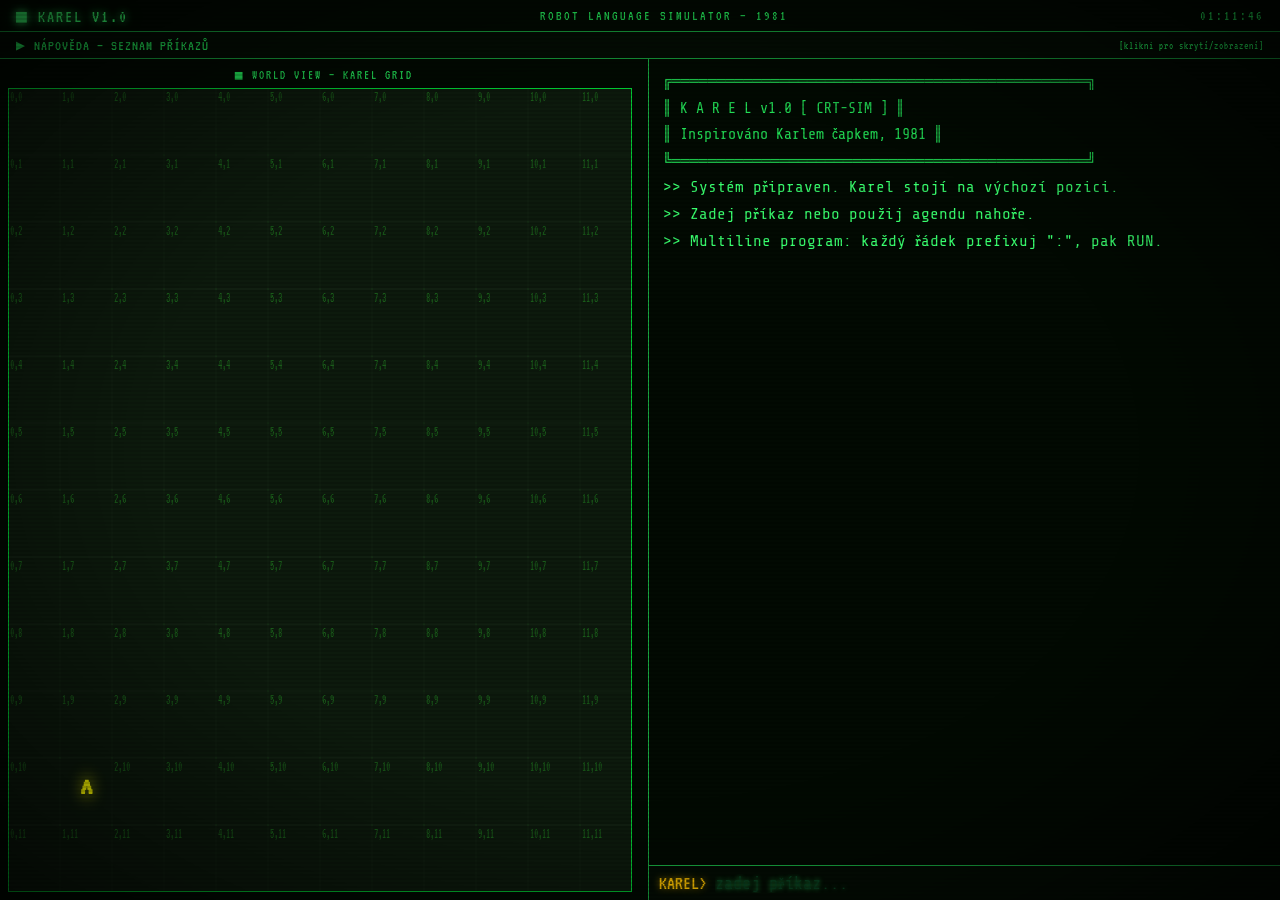
<file: KAREL/index.html>
<!DOCTYPE html>
<html lang="cs">
<head>
  <meta charset="UTF-8" />
  <meta name="viewport" content="width=device-width, initial-scale=1.0" />
  <title>KAREL – CRT Simulátor</title>
  <link rel="stylesheet" href="style.css" />
</head>
<body>

<div id="crt-screen">

  <!-- Title bar -->
  <div id="title-bar">
    <span class="title-left">&#9632; KAREL v1.0</span>
    <span>ROBOT LANGUAGE SIMULATOR &mdash; 1981</span>
    <span id="clock"></span>
  </div>

  <!-- Agenda toggle button -->
  <div id="agenda-toggle-btn" onclick="toggleAgenda()">
    <span class="tog-icon">&#9654;</span>
    <span>NÁPOVĚDA &mdash; SEZNAM PŘÍKAZŮ</span>
    <span style="margin-left:auto;font-size:11px;">[klikni pro skrytí/zobrazení]</span>
  </div>

  <!-- Agenda panel (collapsible) – defaultně zavřená -->
  <div id="agenda-wrapper" class="collapsed">
    <div id="agenda-panel">
      <!-- Filled by commands.js -->
    </div>
  </div>

  <!-- Main area: grid + terminal -->
  <div id="main-area">

    <!-- Left: Grid visualization -->
    <div id="grid-panel">
      <div id="grid-label">&#9632; WORLD VIEW &mdash; KAREL GRID</div>
      <canvas id="karel-grid"></canvas>
    </div>

    <!-- Right: Terminal -->
    <div id="terminal-panel">
      <div id="terminal-output"></div>
      <div id="input-row">
        <span id="input-prompt">KAREL&gt;</span>
        <input
          id="terminal-input"
          type="text"
          autocomplete="off"
          autocorrect="off"
          autocapitalize="off"
          spellcheck="false"
          placeholder="zadej příkaz..."
        />
      </div>
    </div>

  </div>
</div>

<!-- Scripts – order matters -->
<script src="world.js"></script>
<script src="commands.js"></script>
<script src="animator.js"></script>
<script src="terminal.js"></script>
<script src="interpreter.js"></script>

<script>
  // ── Agenda inject ──
  document.getElementById('agenda-panel').innerHTML = buildAgendaHTML();

  // ── Agenda toggle ──
  function toggleAgenda() {
    const wrapper = document.getElementById('agenda-wrapper');
    const btn = document.getElementById('agenda-toggle-btn');
    const isOpen = !wrapper.classList.contains('collapsed');
    wrapper.classList.toggle('collapsed', isOpen);
    btn.classList.toggle('open', !isOpen);
    // Po animaci překresli grid aby využil nový prostor
    setTimeout(() => Animator.renderGrid(), 320);
  }

  // ── Animator: inject steps support (needed for IF/WHILE) ──
  Animator.injectSteps = function(steps) {
    // Prepend steps to internal queue – exposed via module extension
    Animator._inject(steps);
  };

  // Patch Animator to expose inject
  (function patchAnimator() {
    let _queue = [];
    let _running = false;
    let _onDone = null;
    let _speed = 350;

    Animator.setSpeed = function(n) {
      n = Math.max(1, Math.min(10, n));
      _speed = Math.round(1200 - n * 110);
    };

    Animator.enqueue = function(steps, doneCallback) {
      _queue = [...steps];
      _onDone = doneCallback || null;
      if (!_running) _runNext();
    };

    Animator._inject = function(steps) {
      _queue = [...steps, ..._queue];
    };

    Animator.isRunning = function() { return _running; };

    function _runNext() {
      if (_queue.length === 0) {
        _running = false;
        if (_onDone) _onDone();
        return;
      }
      _running = true;
      const step = _queue.shift();
      try {
        step();
      } catch (e) {
        Terminal.print('❌ ' + e.message);
        _queue = [];
        _running = false;
        if (_onDone) _onDone();
        Animator.renderGrid();
        return;
      }
      Animator.renderGrid();
      setTimeout(_runNext, _speed);
    }
  })();

  // ── Clock ──
  function updateClock() {
    const now = new Date();
    const hh = String(now.getHours()).padStart(2,'0');
    const mm = String(now.getMinutes()).padStart(2,'0');
    const ss = String(now.getSeconds()).padStart(2,'0');
    document.getElementById('clock').textContent = `${hh}:${mm}:${ss}`;
  }
  setInterval(updateClock, 1000);
  updateClock();

  // ── Init ──
  Terminal.init();
  Terminal.printWelcome();
  Animator.renderGrid();

  // ── Resize handler ──
  window.addEventListener('resize', () => Animator.renderGrid());
  // Initial render after layout settles
  requestAnimationFrame(() => Animator.renderGrid());
</script>

</body>
</html>
</file>
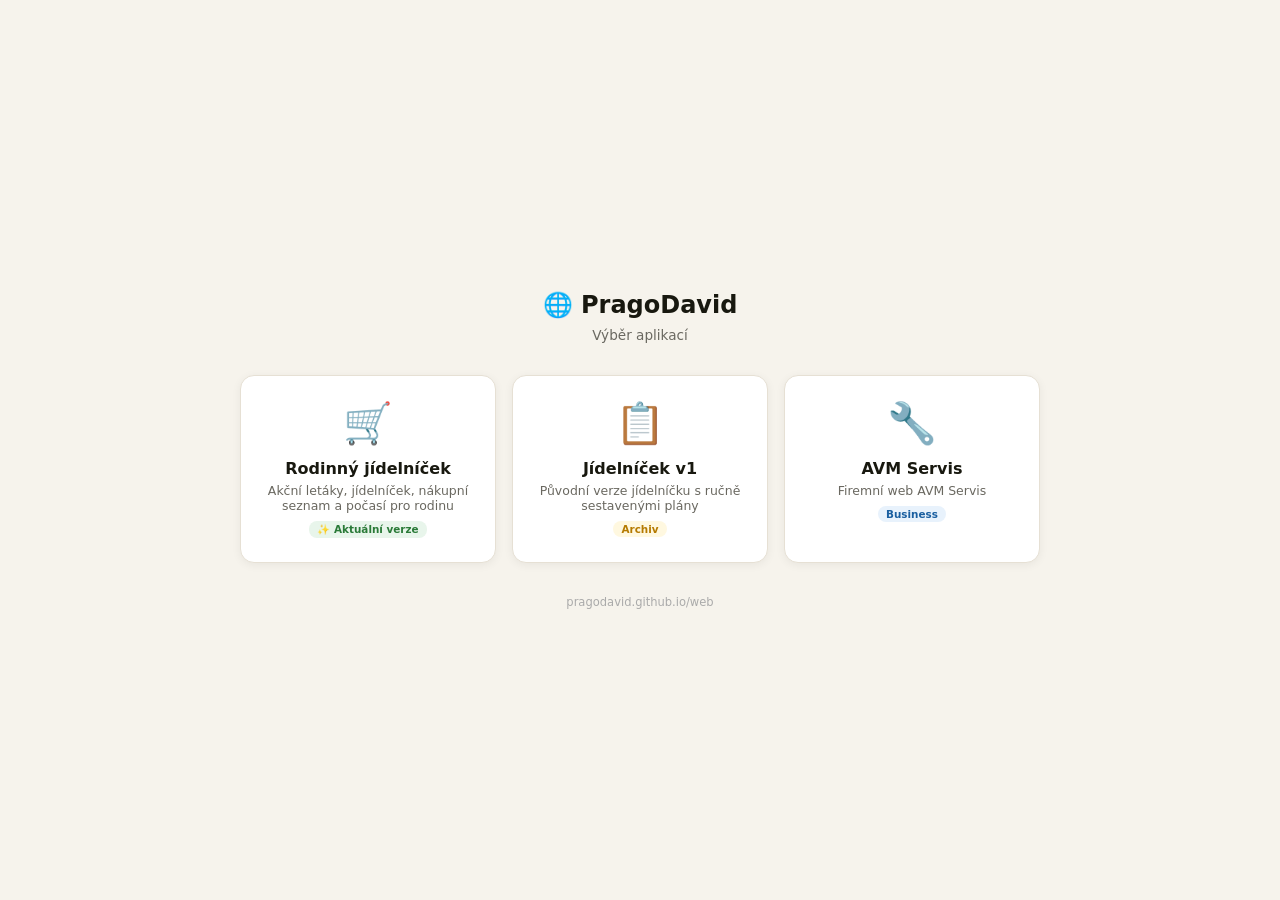
<file: root_index.html>
<!DOCTYPE html>
<html lang="cs">
<head>
<meta charset="UTF-8">
<meta name="viewport" content="width=device-width, initial-scale=1.0">
<title>PragoDavid – weby</title>
<style>
*{box-sizing:border-box;margin:0;padding:0}
body{font-family:system-ui,-apple-system,sans-serif;background:#f6f3ec;color:#18180f;min-height:100vh;display:flex;flex-direction:column;align-items:center;justify-content:center;padding:2rem 1rem}
h1{font-size:1.5rem;font-weight:700;margin-bottom:.5rem;text-align:center}
p{font-size:.85rem;color:#6a6860;margin-bottom:2rem;text-align:center}
.grid{display:grid;grid-template-columns:repeat(auto-fit,minmax(220px,1fr));gap:1rem;width:100%;max-width:800px}
.card{background:#fff;border:1px solid #e6e0d4;border-radius:14px;padding:1.5rem 1.25rem;text-align:center;text-decoration:none;color:#18180f;transition:all .2s;box-shadow:0 2px 10px rgba(0,0,0,.06)}
.card:hover{transform:translateY(-3px);box-shadow:0 6px 20px rgba(0,0,0,.1)}
.card .icon{font-size:2.5rem;margin-bottom:.75rem}
.card h2{font-size:1rem;font-weight:600;margin-bottom:.35rem}
.card p{font-size:.78rem;color:#6a6860;margin:0}
.tag{display:inline-block;font-size:.65rem;font-weight:700;padding:2px 8px;border-radius:8px;margin-top:.5rem}
.tag-new{background:#e8f5eb;color:#2a7a38}
.tag-old{background:#fff8e0;color:#b57a00}
.tag-biz{background:#e8f2fc;color:#1a5fa0}
footer{margin-top:2rem;font-size:.72rem;color:#aaa}
</style>
</head>
<body>
<h1>🌐 PragoDavid</h1>
<p>Výběr aplikací</p>

<div class="grid">
  <a class="card" href="jidelnicekv2/">
    <div class="icon">🛒</div>
    <h2>Rodinný jídelníček</h2>
    <p>Akční letáky, jídelníček, nákupní seznam a počasí pro rodinu</p>
    <span class="tag tag-new">✨ Aktuální verze</span>
  </a>

  <a class="card" href="jidelnicekv1/">
    <div class="icon">📋</div>
    <h2>Jídelníček v1</h2>
    <p>Původní verze jídelníčku s ručně sestavenými plány</p>
    <span class="tag tag-old">Archiv</span>
  </a>

  <a class="card" href="avmservis/">
    <div class="icon">🔧</div>
    <h2>AVM Servis</h2>
    <p>Firemní web AVM Servis</p>
    <span class="tag tag-biz">Business</span>
  </a>
</div>

<footer>pragodavid.github.io/web</footer>
</body>
</html>
</file>
<file: frogger/style.css>
/* style.css – FROGGER CRT styl (shodný s KAREL) */

@import url('https://fonts.googleapis.com/css2?family=VT323&family=Share+Tech+Mono&display=swap');

*, *::before, *::after { box-sizing: border-box; margin: 0; padding: 0; }

:root {
  --green:      #39ff6e;
  --green-dim:  #22dd55;
  --green-dark: #0a4020;
  --green-mid:  #18a840;
  --amber:      #ffc400;
  --red:        #ff4444;
  --bg:         #020a02;
  --bg-cell:    #040d04;
  --scanline:   rgba(0,0,0,0.13);
  --glow:       0 0 8px #39ff6e, 0 0 22px rgba(57,255,110,0.35);
  --glow-soft:  0 0 5px rgba(57,255,110,0.6);
  --border:     1px solid var(--green-mid);
  --font-main:  'VT323', 'Share Tech Mono', monospace;
  --font-mono:  'Share Tech Mono', 'VT323', monospace;
}

html, body {
  height: 100%;
  background: #000;
  color: var(--green);
  font-family: var(--font-main);
  overflow: hidden;
}

/* ── CRT wrapper ── */
#crt-screen {
  position: relative;
  width: 100vw;
  height: 100vh;
  background: var(--bg);
  display: flex;
  flex-direction: column;
  overflow: hidden;
}

/* Scanlines */
#crt-screen::before {
  content: '';
  position: absolute;
  inset: 0;
  background: repeating-linear-gradient(
    to bottom,
    transparent 0px, transparent 2px,
    var(--scanline) 2px, var(--scanline) 4px
  );
  pointer-events: none;
  z-index: 100;
}

/* Vignette */
#crt-screen::after {
  content: '';
  position: absolute;
  inset: 0;
  background: radial-gradient(ellipse at center, transparent 55%, rgba(0,0,0,0.65) 100%);
  pointer-events: none;
  z-index: 101;
}

/* ── Title bar ── */
#title-bar {
  padding: 5px 16px;
  border-bottom: var(--border);
  font-size: 14px;
  color: var(--green-dim);
  display: flex;
  justify-content: space-between;
  align-items: center;
  flex-shrink: 0;
  letter-spacing: 2px;
}

#title-bar .title-left {
  color: var(--green);
  text-shadow: var(--glow);
  font-size: 20px;
}

/* ── HUD – životy, skóre, level, čas ── */
#hud {
  display: flex;
  gap: 24px;
  align-items: center;
  padding: 5px 16px;
  border-bottom: var(--border);
  background: var(--bg-cell);
  flex-shrink: 0;
  font-size: 20px;
  letter-spacing: 1px;
  flex-wrap: wrap;
}

.hud-item { display: flex; align-items: center; gap: 6px; }
.hud-label { color: var(--green-mid); font-size: 14px; }
.hud-value { color: var(--green); text-shadow: var(--glow-soft); }
#hud-lives  { color: var(--amber); text-shadow: 0 0 6px rgba(255,196,0,0.6); }
#hud-time   { color: var(--green); }
#hud-time.low { color: var(--red); text-shadow: 0 0 8px var(--red); }

/* Time bar */
#time-bar-wrap {
  flex: 1;
  height: 6px;
  background: var(--green-dark);
  border-radius: 3px;
  overflow: hidden;
  min-width: 60px;
}
#time-bar {
  height: 100%;
  background: var(--green);
  transition: width 0.1s linear, background 0.3s;
  border-radius: 3px;
}
#time-bar.low { background: var(--red); box-shadow: 0 0 6px var(--red); }

/* ── Controls info ── */
#controls-bar {
  padding: 3px 16px;
  border-bottom: var(--border);
  font-size: 13px;
  color: var(--green-mid);
  letter-spacing: 1px;
  display: flex;
  gap: 20px;
  flex-shrink: 0;
  flex-wrap: wrap;
}

.ctrl-key {
  color: var(--amber);
  border: 1px solid var(--amber);
  padding: 0 4px;
  border-radius: 2px;
  font-size: 12px;
}

/* ── Main area ── */
#main-area {
  flex: 1;
  display: flex;
  overflow: hidden;
  min-height: 0;
  justify-content: center;
  align-items: center;
  padding: 8px;
}

/* ── Canvas ── */
#game-canvas {
  display: block;
  image-rendering: pixelated;
  border: var(--border);
  box-shadow: 0 0 20px rgba(57,255,110,0.15);
}

/* ── Game over overlay (restart btn) ── */
#restart-btn {
  display: none;
  position: absolute;
  bottom: 60px;
  left: 50%;
  transform: translateX(-50%);
  background: transparent;
  border: 2px solid var(--green);
  color: var(--green);
  font-family: var(--font-main);
  font-size: 22px;
  padding: 6px 24px;
  cursor: pointer;
  letter-spacing: 2px;
  text-shadow: var(--glow-soft);
  z-index: 200;
}
#restart-btn:hover {
  background: var(--green);
  color: #000;
  box-shadow: var(--glow);
}
#restart-btn.visible { display: block; }

/* ── Responsive ── */
@media (max-width: 600px) {
  #title-bar { font-size: 11px; }
  #title-bar .title-left { font-size: 16px; }
  #hud { font-size: 16px; gap: 12px; padding: 4px 10px; }
  #controls-bar { font-size: 11px; gap: 10px; padding: 3px 10px; }
  #main-area { padding: 4px; }
}
</file>
<file: KAREL/style.css>
/* style.css – CRT terminálový styl */

@import url('https://fonts.googleapis.com/css2?family=VT323&family=Share+Tech+Mono&display=swap');

/* ── Reset & Base ── */
*, *::before, *::after { box-sizing: border-box; margin: 0; padding: 0; }

:root {
  --green:      #39ff6e;
  --green-dim:  #22dd55;
  --green-dark: #0a4020;
  --green-mid:  #18a840;
  --amber:      #ffc400;
  --bg:         #020a02;
  --bg-cell:    #040d04;
  --scanline:   rgba(0, 0, 0, 0.13);
  --glow:       0 0 8px #39ff6e, 0 0 22px rgba(57,255,110,0.35);
  --glow-soft:  0 0 5px rgba(57,255,110,0.6);
  --border:     1px solid var(--green-mid);
  --radius:     4px;
  --font-main:  'VT323', 'Share Tech Mono', monospace;
  --font-mono:  'Share Tech Mono', 'VT323', monospace;
}

html, body {
  height: 100%;
  background: #000;
  color: var(--green);
  font-family: var(--font-main);
  font-size: 18px;
  overflow: hidden;
  user-select: none;
}

/* ── CRT screen wrapper ── */
#crt-screen {
  position: relative;
  width: 100vw;
  height: 100vh;
  background: var(--bg);
  display: flex;
  flex-direction: column;
  overflow: hidden;
}

/* Scanlines overlay */
#crt-screen::before {
  content: '';
  position: absolute;
  inset: 0;
  background: repeating-linear-gradient(
    to bottom,
    transparent 0px,
    transparent 2px,
    var(--scanline) 2px,
    var(--scanline) 4px
  );
  pointer-events: none;
  z-index: 100;
}

/* Vignette overlay */
#crt-screen::after {
  content: '';
  position: absolute;
  inset: 0;
  background: radial-gradient(ellipse at center,
    transparent 55%,
    rgba(0,0,0,0.65) 100%
  );
  pointer-events: none;
  z-index: 101;
}

/* ── Title bar ── */
#title-bar {
  padding: 5px 16px;
  border-bottom: var(--border);
  font-size: 14px;
  color: var(--green-dim);
  display: flex;
  justify-content: space-between;
  align-items: center;
  flex-shrink: 0;
  letter-spacing: 2px;
  text-transform: uppercase;
}

#title-bar .title-left {
  color: var(--green);
  text-shadow: var(--glow);
  font-size: 18px;
}

/* ── Agenda toggle button ── */
#agenda-toggle-btn {
  display: flex;
  align-items: center;
  gap: 8px;
  padding: 4px 16px;
  cursor: pointer;
  background: var(--bg-cell);
  border-bottom: var(--border);
  font-size: 15px;
  letter-spacing: 1px;
  color: var(--green-dim);
  flex-shrink: 0;
  user-select: none;
}

#agenda-toggle-btn:hover { color: var(--green); text-shadow: var(--glow-soft); }
#agenda-toggle-btn .tog-icon { display: inline-block; transition: transform 0.25s; }
#agenda-toggle-btn.open .tog-icon { transform: rotate(90deg); }

/* ── Agenda Panel ── */
#agenda-wrapper {
  border-bottom: var(--border);
  flex-shrink: 0;
  overflow: hidden;
  transition: max-height 0.3s ease, border-width 0.3s ease;
  max-height: 230px;
}

#agenda-wrapper.collapsed {
  max-height: 0;
  border-bottom-width: 0;
}

#agenda-panel {
  padding: 8px 16px 10px;
  overflow-x: auto;
  overflow-y: auto;
  max-height: 200px;
  display: flex;
  flex-wrap: wrap;
  gap: 10px 28px;
}

.agenda-section { min-width: 210px; }

.agenda-category {
  color: var(--amber);
  font-size: 15px;
  letter-spacing: 2px;
  margin-bottom: 3px;
  text-shadow: 0 0 8px rgba(255,196,0,0.55);
}

.agenda-row {
  display: flex;
  gap: 8px;
  font-size: 15px;
  line-height: 1.55;
}

.agenda-cmd {
  color: var(--green);
  white-space: nowrap;
  min-width: 165px;
  text-shadow: var(--glow-soft);
}

.agenda-desc {
  color: var(--green-dim);
  font-size: 14px;
}

/* ── Main content area ── */
#main-area {
  display: flex;
  flex: 1;
  overflow: hidden;
  min-height: 0;
}

/* ── Grid panel (left) ── */
#grid-panel {
  flex: 1;
  display: flex;
  flex-direction: column;
  border-right: var(--border);
  min-width: 0;
  min-height: 0;
  padding: 8px;
  gap: 6px;
  overflow: hidden;
}

#grid-label {
  font-size: 13px;
  color: var(--green-dim);
  letter-spacing: 2px;
  text-align: center;
  flex-shrink: 0;
}

#karel-grid {
  flex: 1;
  min-height: 0;
  min-width: 0;
  width: 100%;
  display: block;
  image-rendering: pixelated;
}

/* ── Terminal panel (right) ── */
#terminal-panel {
  flex: 1;
  display: flex;
  flex-direction: column;
  min-width: 0;
  background: var(--bg);
}

#terminal-output {
  flex: 1;
  overflow-y: auto;
  padding: 10px 14px;
  font-family: var(--font-mono);
  font-size: 16px;
  line-height: 1.6;
  word-break: break-word;
  color: var(--green);
}

/* Custom scrollbar */
#terminal-output::-webkit-scrollbar { width: 6px; }
#terminal-output::-webkit-scrollbar-track { background: var(--bg); }
#terminal-output::-webkit-scrollbar-thumb { background: var(--green-dark); border-radius: 3px; }

.term-line { margin-bottom: 1px; }
.term-prompt { color: var(--amber); text-shadow: 0 0 7px rgba(255,196,0,0.7); }
.term-input-echo { color: #b8ffcc; }
.term-header { color: var(--green-dim); font-size: 15px; }

/* ── Input row ── */
#input-row {
  display: flex;
  align-items: center;
  border-top: var(--border);
  padding: 7px 10px;
  gap: 8px;
  background: var(--bg-cell);
  flex-shrink: 0;
}

#input-prompt {
  color: var(--amber);
  font-size: 20px;
  white-space: nowrap;
  text-shadow: 0 0 7px rgba(255,196,0,0.7);
}

#terminal-input {
  flex: 1;
  background: transparent;
  border: none;
  outline: none;
  color: var(--green);
  font-family: var(--font-mono);
  font-size: 17px;
  caret-color: var(--green);
  text-shadow: var(--glow-soft);
}

#terminal-input::placeholder { color: var(--green-dark); }

/* ── Utilities ── */
.glow { text-shadow: var(--glow); }
.glow-soft { text-shadow: var(--glow-soft); }
.amber { color: var(--amber); }
.dim { color: var(--green-mid); }

/* ── Responsive – mobil ── */
@media (max-width: 768px) {
  html, body { font-size: 16px; overflow: auto; }

  #crt-screen { height: auto; min-height: 100vh; overflow: auto; }

  #title-bar {
    font-size: 12px;
    padding: 4px 10px;
    flex-wrap: wrap;
    gap: 2px;
  }
  #title-bar .title-left { font-size: 15px; }

  #agenda-toggle-btn { font-size: 13px; padding: 5px 10px; }

  #agenda-wrapper { max-height: 260px; }
  #agenda-panel {
    flex-direction: column;
    flex-wrap: nowrap;
    gap: 6px;
    max-height: 230px;
    padding: 6px 10px;
  }
  .agenda-section { min-width: unset; width: 100%; }
  .agenda-cmd { min-width: 140px; font-size: 14px; }
  .agenda-desc { font-size: 13px; }
  .agenda-category { font-size: 14px; }

  #main-area {
    flex-direction: column;
    flex: unset;
    overflow: visible;
  }

  #grid-panel {
    border-right: none;
    border-bottom: var(--border);
    flex: 0 0 42vh;
    max-height: 42vh;
    min-height: 200px;
    padding: 6px;
    overflow: hidden;
  }

  #terminal-panel {
    flex: unset;
    min-height: 45vh;
  }

  #terminal-output {
    font-size: 15px;
    padding: 8px 10px;
    min-height: 30vh;
    max-height: 40vh;
    overflow-y: auto;
  }

  #input-row { padding: 6px 8px; gap: 6px; }
  #input-prompt { font-size: 17px; }
  #terminal-input { font-size: 16px; }
}

@media (max-width: 400px) {
  .agenda-cmd { min-width: 120px; font-size: 13px; }
  #terminal-output { font-size: 14px; }
}
</file>
